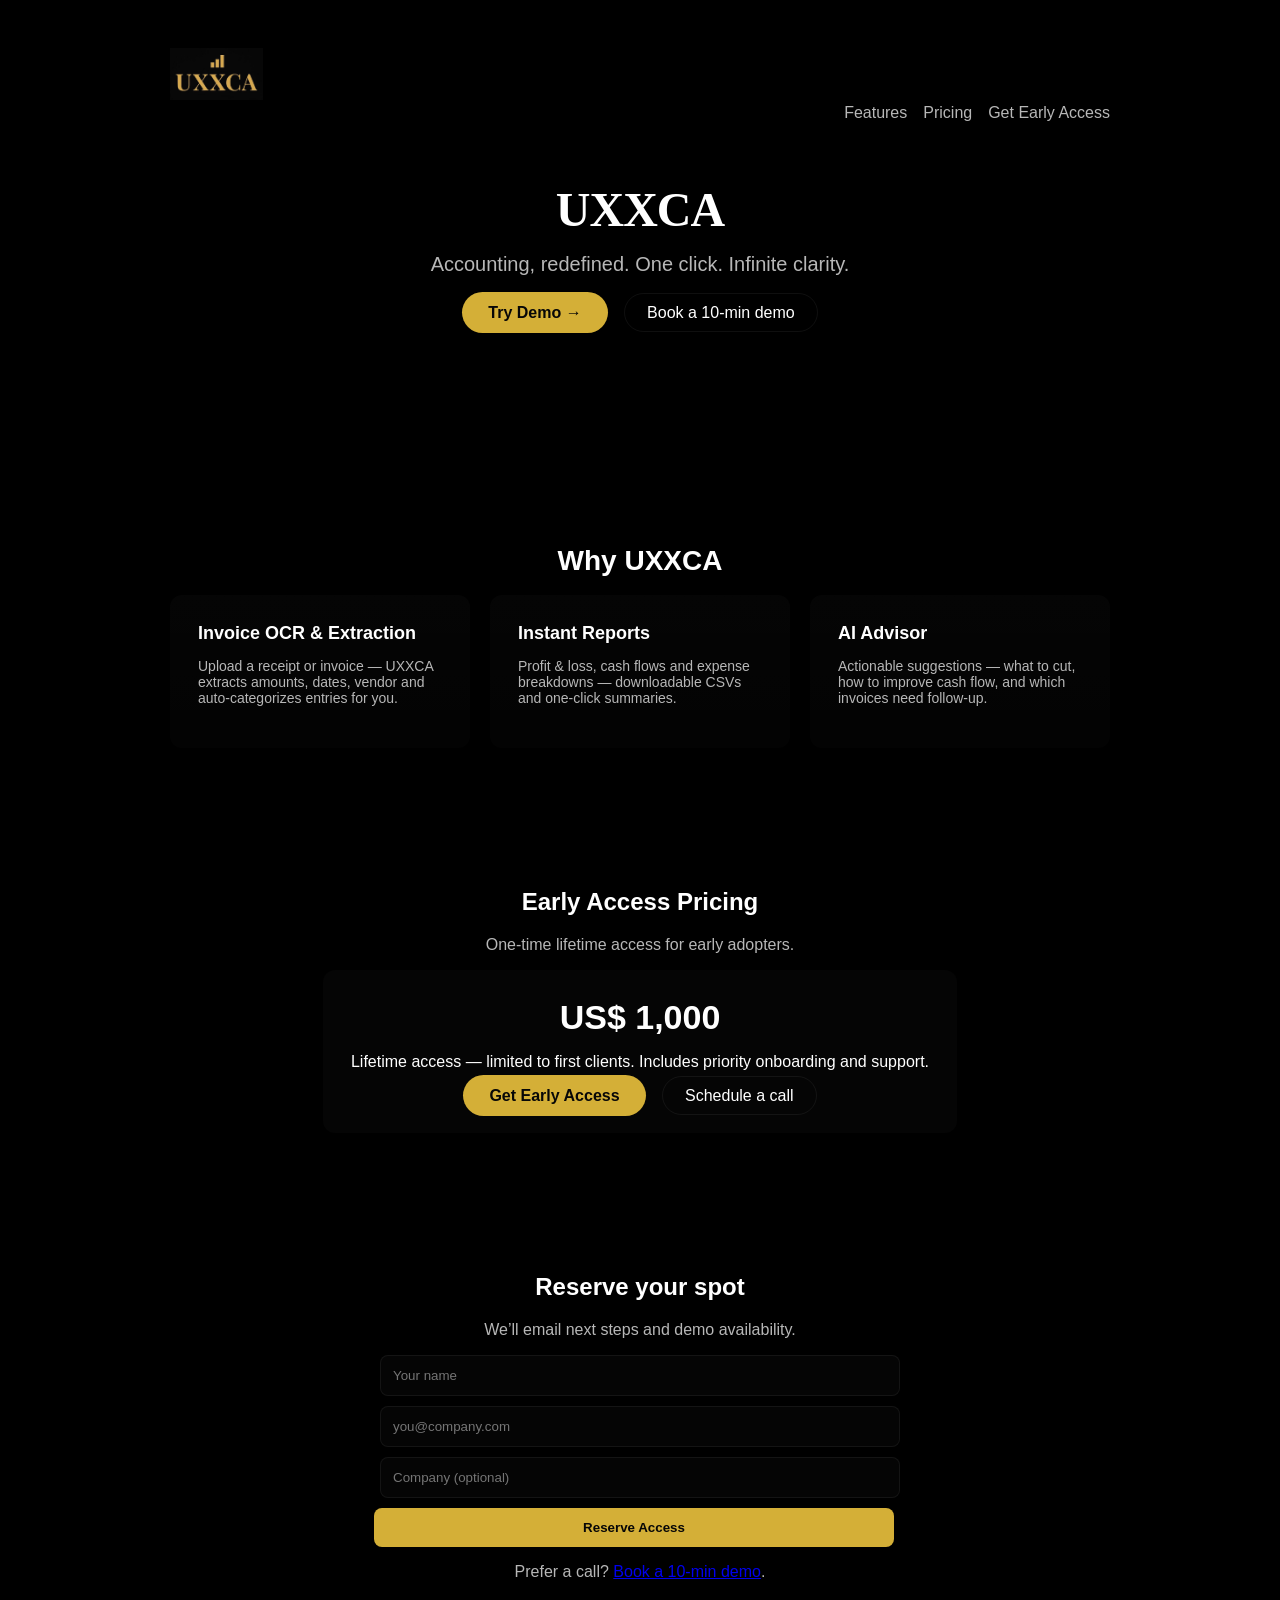
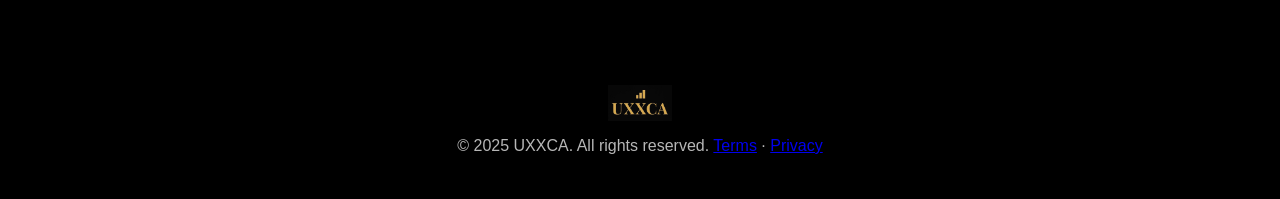
<file: index.html>
<!doctype html>
<html lang="en">
<head>
  <meta charset="utf-8" />
  <meta name="viewport" content="width=device-width,initial-scale=1" />
  <title>UXXCA — Your AI Accountant</title>
  <meta name="description" content="UXXCA — One click accounting. Automated invoice scanning, instant reports and AI recommendations. Early access – limited seats." />
  <link rel="stylesheet" href="styles.css" />
</head>
<body>
  <header class="hero">
    <div class="container">
      <img class="logo" src="without tagline.jpeg" alt="UXXCA logo" />
      <nav class="nav">
        <a class="ghost" href="#features">Features</a>
        <a class="ghost" href="#pricing">Pricing</a>
        <a class="cta" href="#signup">Get Early Access</a>
      </nav>

      <div class="hero-content">
        <h1>UXXCA</h1>
        <p class="lead">Accounting, redefined. One click. Infinite clarity.</p>
        <div class="hero-ctas">
          <a class="primary" href="https://cdn.botpress.cloud/webchat/v3.2/shareable.html?configUrl=https://files.bpcontent.cloud/2025/09/03/17/20250903170210-WM3PUBT1.json" target="_blank" rel="noopener">Try Demo →</a>
          <a class="outline" href="https://calendly.com/uxxca-business/10-mins-demo-call" target="_blank" rel="noopener">Book a 10-min demo</a>
        </div>
      </div>
    </div>
  </header>

  <main>
    <section id="features" class="features container">
      <h2>Why UXXCA</h2>
      <div class="grid">
        <div class="card">
          <h3>Invoice OCR & Extraction</h3>
          <p>Upload a receipt or invoice — UXXCA extracts amounts, dates, vendor and auto-categorizes entries for you.</p>
        </div>
        <div class="card">
          <h3>Instant Reports</h3>
          <p>Profit & loss, cash flows and expense breakdowns — downloadable CSVs and one-click summaries.</p>
        </div>
        <div class="card">
          <h3>AI Advisor</h3>
          <p>Actionable suggestions — what to cut, how to improve cash flow, and which invoices need follow-up.</p>
        </div>
      </div>
    </section>

    <section id="pricing" class="pricing container">
      <h2>Early Access Pricing</h2>
      <p class="muted">One-time lifetime access for early adopters.</p>
      <div class="price-card">
        <div class="price">US$ 1,000</div>
        <p class="small">Lifetime access — limited to first clients. Includes priority onboarding and support.</p>
        <div class="price-ctas">
          <a class="primary" href="#signup">Get Early Access</a>
          <a class="outline" href="https://calendly.com/uxxca-business/30min" target="_blank">Schedule a call</a>
        </div>
      </div>
    </section>

    <section id="signup" class="signup container">
      <h2>Reserve your spot</h2>
      <p class="muted">We’ll email next steps and demo availability.</p>

      <!-- Replace FORMSPREE_URL or use mailto -->
      <form action="https://formspree.io/f/xrbajnwb" method="POST" class="form">
        <input type="text" name="name" placeholder="Your name" required />
        <input type="email" name="email" placeholder="you@company.com" required />
        <input type="text" name="company" placeholder="Company (optional)" />
        <input type="hidden" name="_subject" value="New UXXCA early access signup" />
        <button class="primary" type="submit">Reserve Access</button>
      </form>

      <p class="muted small">Prefer a call? <a href="https://calendly.com/uxxca-business/10-mins-demo-call" target="_blank">Book a 10-min demo</a>.</p>
    </section>

    <footer class="footer">
      <div class="container">
        <img class="logo-small" src="without tagline.jpeg" alt="UXXCA" />
        <p>© 2025 UXXCA. All rights reserved. <a href="/terms.html">Terms</a> · <a href="/privacy.html">Privacy</a></p>
      </div>
    </footer>
  </main>
</body>
</html>
</file>
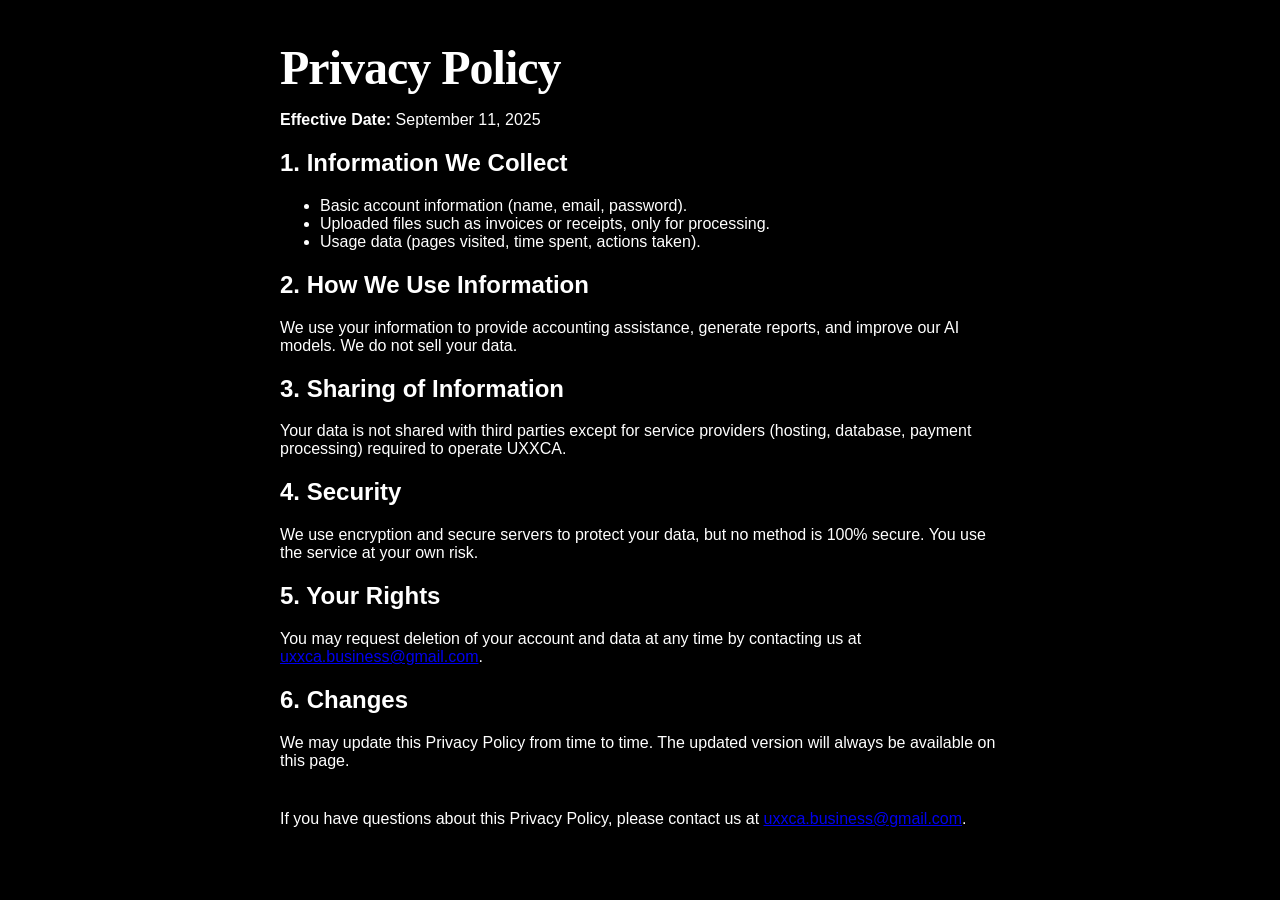
<file: privacy.html>
<!doctype html>
<html lang="en">
<head>
  <meta charset="utf-8">
  <title>Privacy Policy - UXXCA</title>
  <link rel="stylesheet" href="/styles.css">
</head>
<body>
  <div class="container" style="padding:40px;max-width:800px;">
    <h1>Privacy Policy</h1>
    <p><strong>Effective Date:</strong> September 11, 2025</p>

    <h2>1. Information We Collect</h2>
    <ul>
      <li>Basic account information (name, email, password).</li>
      <li>Uploaded files such as invoices or receipts, only for processing.</li>
      <li>Usage data (pages visited, time spent, actions taken).</li>
    </ul>

    <h2>2. How We Use Information</h2>
    <p>We use your information to provide accounting assistance, generate reports, and improve our AI models. We do not sell your data.</p>

    <h2>3. Sharing of Information</h2>
    <p>Your data is not shared with third parties except for service providers (hosting, database, payment processing) required to operate UXXCA.</p>

    <h2>4. Security</h2>
    <p>We use encryption and secure servers to protect your data, but no method is 100% secure. You use the service at your own risk.</p>

    <h2>5. Your Rights</h2>
    <p>You may request deletion of your account and data at any time by contacting us at <a href="mailto:uxxca.business@gmail.com">uxxca.business@gmail.com</a>.</p>

    <h2>6. Changes</h2>
    <p>We may update this Privacy Policy from time to time. The updated version will always be available on this page.</p>

    <p style="margin-top:40px;">If you have questions about this Privacy Policy, please contact us at <a href="mailto:uxxca.business@gmail.com">uxxca.business@gmail.com</a>.</p>
  </div>
</body>
</html>
</file>
<file: styles.css>
:root{
  --bg:#000;
  --panel:#0f0f10;
  --muted:#b7b7b7;
  --gold:#D4AF37;
  --white:#fff;
  --accent:#c5a572;
}
*{box-sizing:border-box}
html,body{height:100%;margin:0;font-family:Inter,Helvetica,Arial,sans-serif;background:var(--bg);color:var(--white)}
.container{max-width:980px;margin:0 auto;padding:0 20px}
header.hero{padding:48px 0 80px}
.logo{height:52px}
.nav{display:flex;gap:16px;align-items:center;justify-content:flex-end}
.nav a{color:var(--muted);text-decoration:none;font-weight:500}
.hero-content{text-align:center;padding:60px 0}
h1{font-family:"Playfair Display",serif;font-size:48px;margin:0;letter-spacing:-1px}
.lead{color:var(--muted);font-size:20px;margin:16px 0 28px}
.primary{background:var(--gold);color:#070707;padding:12px 26px;border-radius:999px;text-decoration:none;font-weight:700;margin-right:12px}
.outline{border:1px solid rgba(255,255,255,0.06);color:var(--white);padding:10px 22px;border-radius:999px;text-decoration:none}
.features{padding:60px 0}
.features h2{text-align:center;margin-bottom:18px;font-size:28px}
.grid{display:flex;gap:20px;flex-wrap:wrap;justify-content:center}
.card{background:linear-gradient(180deg, rgba(255,255,255,0.02), rgba(255,255,255,0.01));padding:28px;border-radius:12px;width:300px}
.card h3{margin:0 0 8px;font-size:18px}
.card p{color:var(--muted);font-size:14px}
.pricing{padding:60px 0;text-align:center}
.price-card{display:inline-block;background:rgba(255,255,255,0.02);padding:28px;border-radius:12px}
.price{font-size:34px;font-weight:700;margin-bottom:6px}
.signup{padding:60px 0;text-align:center}
.form{display:flex;gap:10px;flex-direction:column;align-items:center;max-width:520px;margin:0 auto}
.form input{width:100%;padding:12px;border-radius:8px;border:1px solid rgba(255,255,255,0.06);background:rgba(255,255,255,0.02);color:var(--white)}
.form button{width:100%;padding:12px;border-radius:8px;border:none;background:var(--gold);color:#070707;font-weight:700}
.muted{color:var(--muted)}
.footer{padding:28px 0;text-align:center;color:var(--muted)}
.logo-small{height:36px;display:block;margin:0 auto 8px}
@media(max-width:720px){
  .grid{flex-direction:column;align-items:center}
  h1{font-size:34px}
}
</file>
